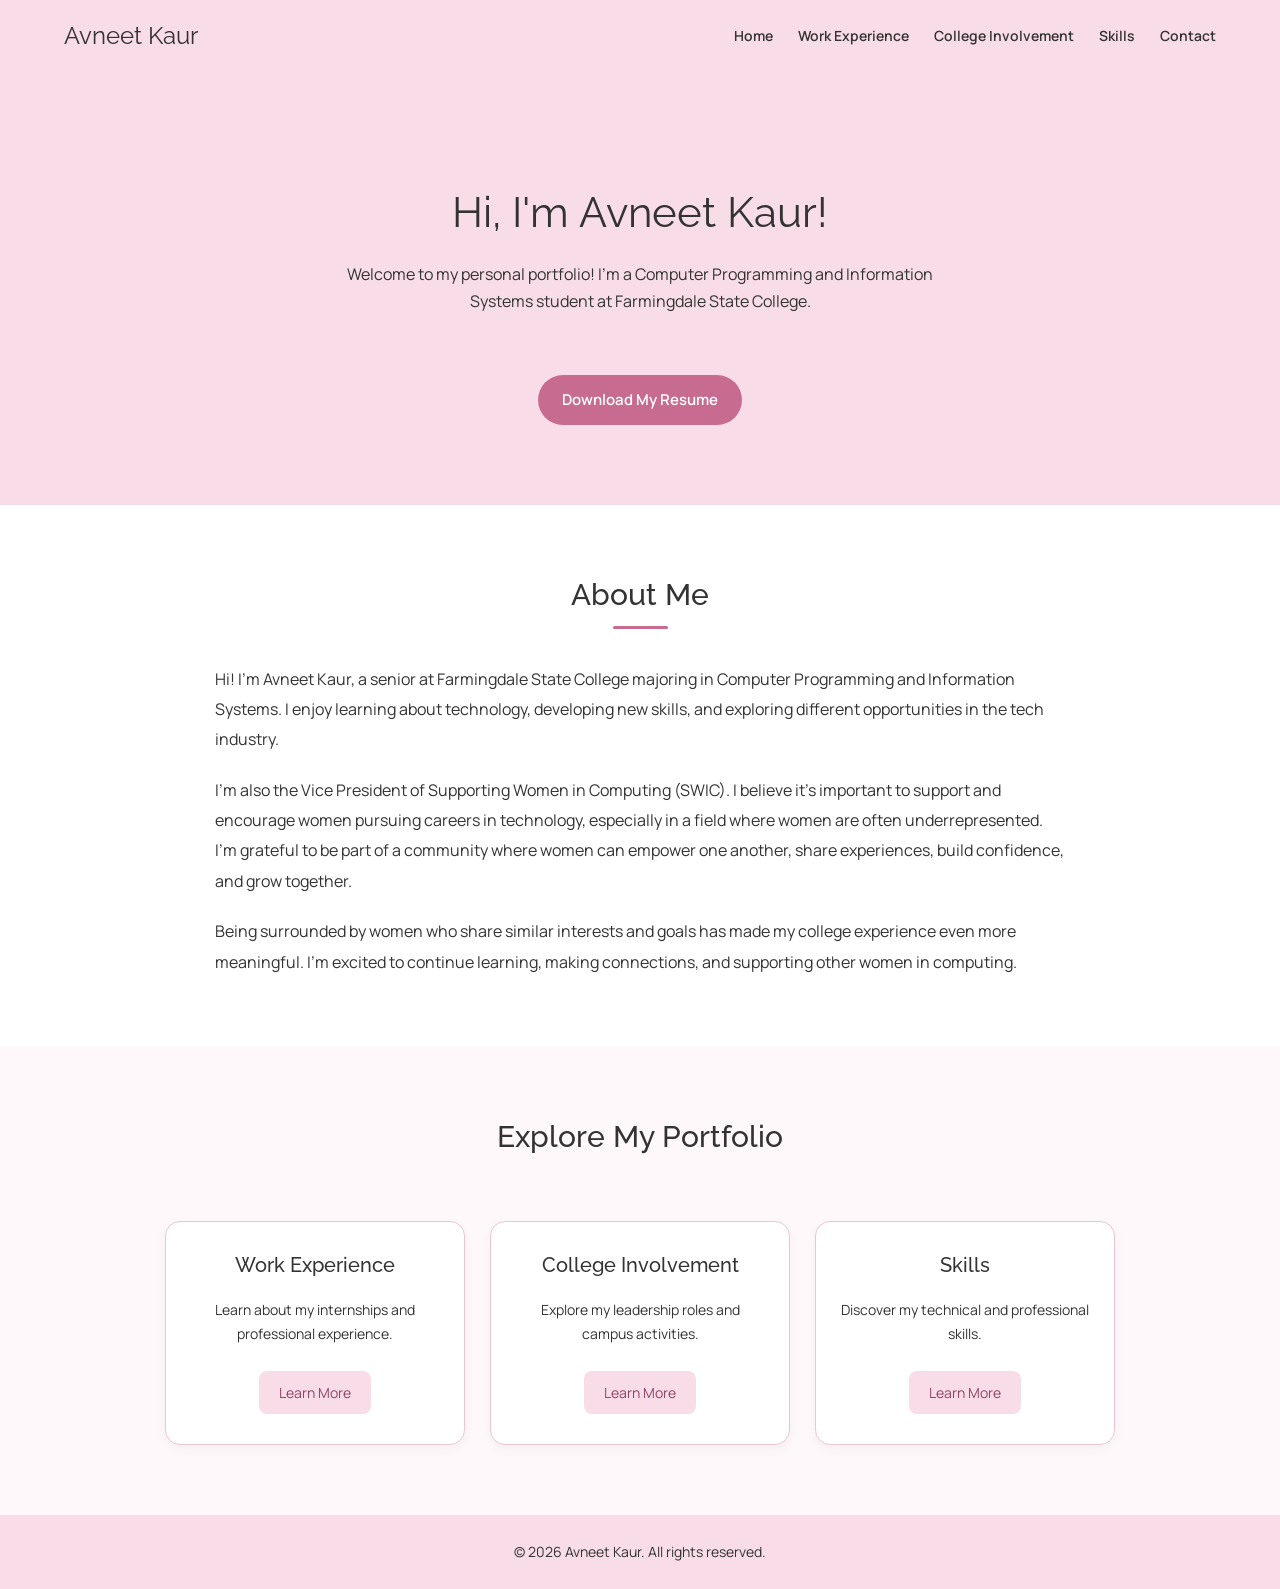
<file: index.html>
<!DOCTYPE html>
<html lang="en">


<head>
  <meta charset="UTF-8">
  <meta name="viewport"
        content="width=device-width, initial-scale=1.0">

  <title>Avneet Kaur | Portfolio</title>

  <!-- Google Fonts -->
  <link rel="preconnect"
        href="https://fonts.googleapis.com">

  <link rel="preconnect"
        href="https://fonts.gstatic.com" crossorigin>

  <link href="https://fonts.googleapis.com/css2?family=Manrope:wght@400;500;600;700&family=Raleway:wght@400;500;600;700&display=swap"
        rel="stylesheet">

  <!-- CSS Stylesheet -->
  <link rel="stylesheet" href="css/style.css">
</head>


<body>

<!-- Header and Navigation -->

<header>
  <nav aria-label="Main navigation">
    <h2>Avneet Kaur</h2>

    <ul>
      <li><a href="index.html">Home</a></li>
      <li><a href="experience.html">Work Experience</a></li>
      <li><a href="involvement.html">College Involvement</a></li>
      <li><a href="skills.html">Skills</a></li>
      <li><a href="contact.html">Contact</a></li>
    </ul>
  </nav>
</header>


<!-- Main Content -->
<main>

  <!-- Welcome Section -->
  <section id="home">
    <h1>Hi, I'm Avneet Kaur!</h1>

    <p>
      Welcome to my personal portfolio!
      I'm a Computer Programming and Information Systems
      student at Farmingdale State College.
    </p>
    <div class="hero-buttons">


      <div class="resume-container">
        <a href="resume/AvneetKaurResume.pdf"
           download="AvneetKaurResume.pdf"
           class="resume-button">
          Download My Resume
        </a>
      </div>

      </a>

  </div>


  </section>

  <!-- About Me Section -->
  <section id="about">
    <h2>About Me</h2>

    <p>
      Hi! I'm Avneet Kaur, a senior at Farmingdale State
      College majoring in Computer Programming and
      Information Systems. I enjoy learning about
      technology, developing new skills, and exploring
      different opportunities in the tech industry.
    </p>

    <p>
      I'm also the Vice President of Supporting Women
      in Computing (SWIC). I believe it's important
      to support and encourage women pursuing careers
      in technology, especially in a field where women
      are often underrepresented. I'm grateful to be
      part of a community where women can empower one
      another, share experiences, build confidence,
      and grow together.
    </p>

    <p>
      Being surrounded by women who share similar
      interests and goals has made my college experience
      even more meaningful. I'm excited to continue
      learning, making connections, and supporting
      other women in computing.
    </p>
  </section>

  <!-- Explore Section -->
  <section id="explore">
    <h2>Explore My Portfolio</h2>

    <article>
      <h3>Work Experience</h3>
      <p>Learn about my internships and professional experience.</p>
      <a href="experience.html">Learn More</a>
    </article>

    <article>
      <h3>College Involvement</h3>
      <p>Explore my leadership roles and campus activities.</p>
      <a href="involvement.html">Learn More</a>
    </article>

    <article>
      <h3>Skills</h3>
      <p>Discover my technical and professional skills.</p>
      <a href="skills.html">Learn More</a>
    </article>
  </section>

</main>

<!-- Footer -->
<footer>
  <p>&copy; 2026 Avneet Kaur. All rights reserved.</p>
</footer>

</body>
</html>
</file>
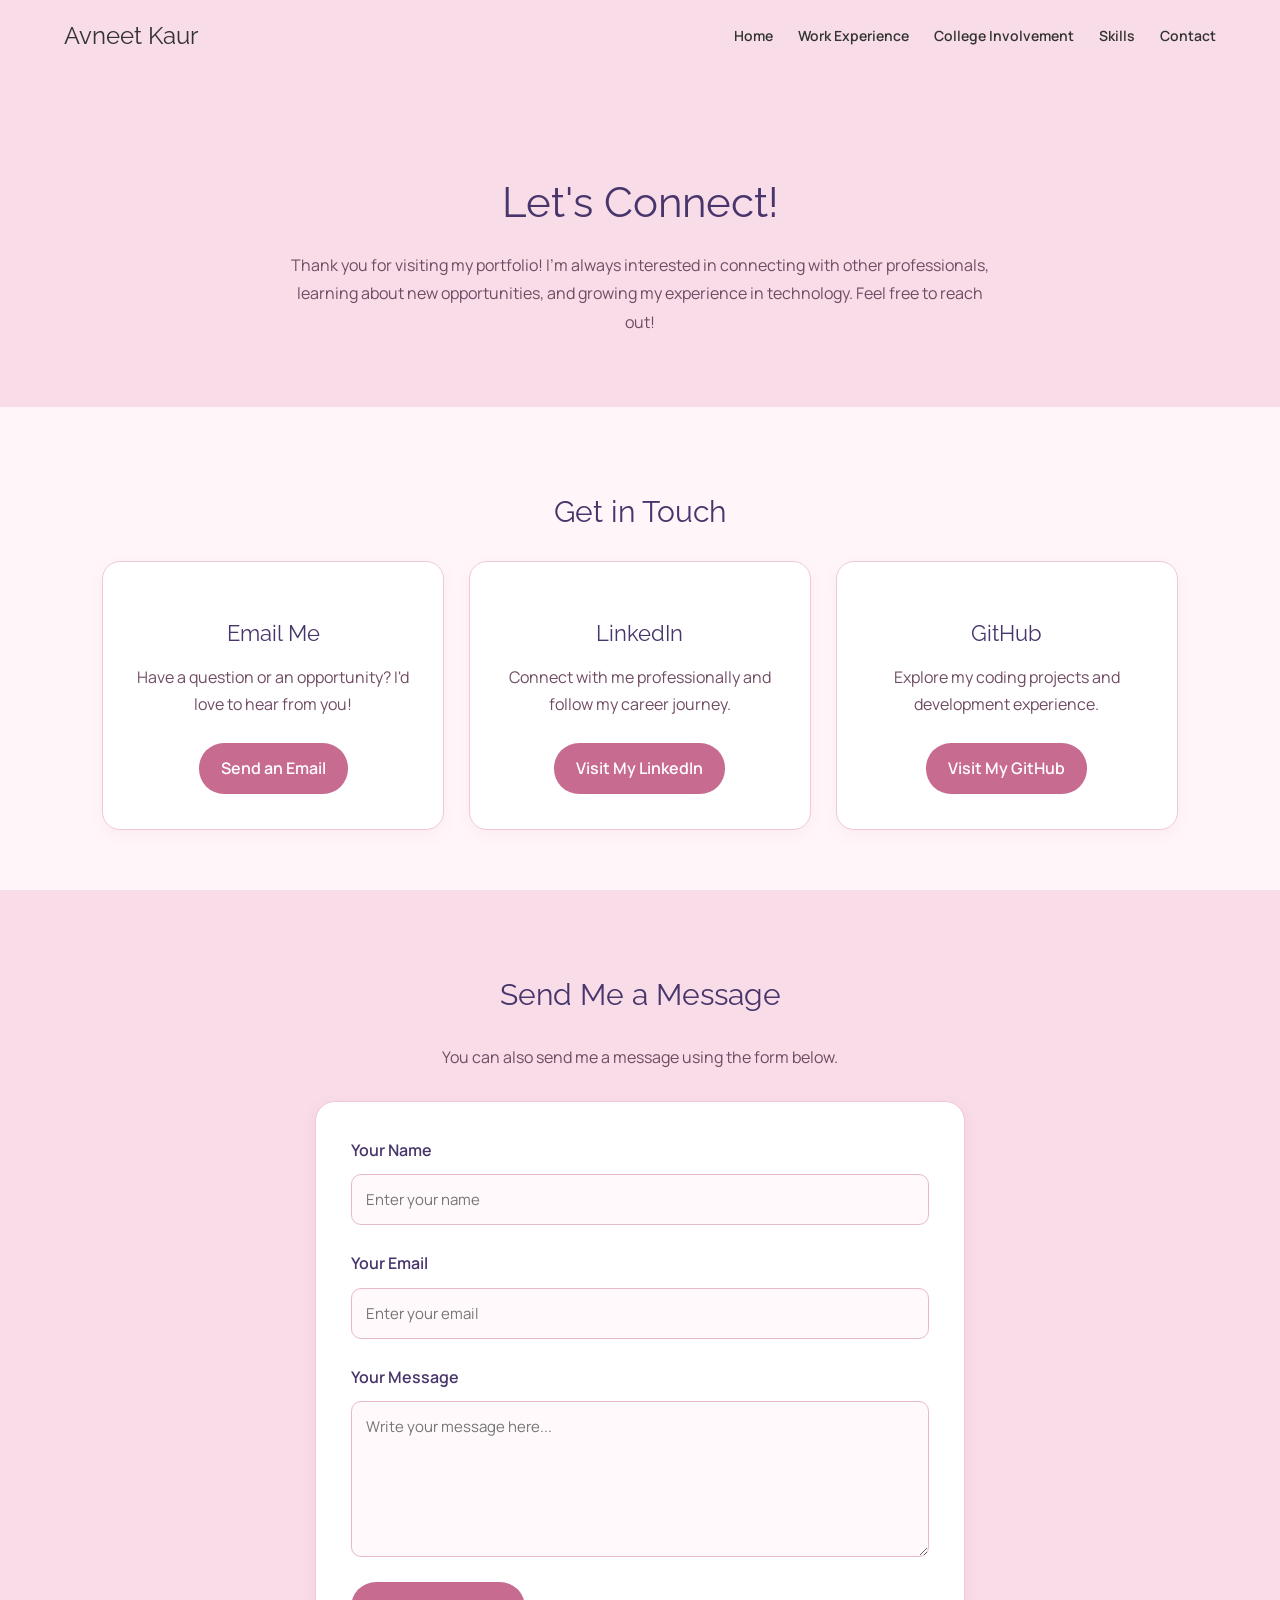
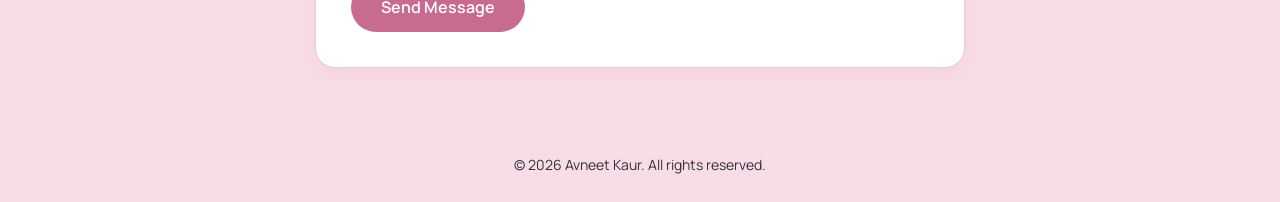
<file: contact.html>
<!DOCTYPE html>
<html lang="en">

<head>
  <meta charset="UTF-8">
  <meta name="viewport"
        content="width=device-width, initial-scale=1.0">

  <title>Contact | Avneet Kaur</title>

  <link rel="preconnect"
        href="https://fonts.googleapis.com">

  <link rel="preconnect"
        href="https://fonts.gstatic.com" crossorigin>

  <link href="https://fonts.googleapis.com/css2?family=Manrope:wght@400;500;600;700&family=Raleway:wght@400;500;600;700&display=swap"
        rel="stylesheet">

  <link rel="stylesheet" href="css/style.css">
</head>

<body>

<!-- Navigation -->
<header>
  <nav aria-label="Main navigation">

    <h2>Avneet Kaur</h2>

    <ul>
      <li><a href="index.html">Home</a></li>

      <li>
        <a href="experience.html">
          Work Experience
        </a>
      </li>

      <li>
        <a href="involvement.html">
          College Involvement
        </a>
      </li>

      <li><a href="skills.html">Skills</a></li>

      <li>
        <a href="contact.html"
           aria-current="page">
          Contact
        </a>
      </li>
    </ul>

  </nav>
</header>

<main>

  <!-- Contact Introduction -->
  <section class="contact-intro">

    <h1>Let's Connect!</h1>

    <p>
      Thank you for visiting my portfolio!
      I'm always interested in connecting
      with other professionals, learning
      about new opportunities, and
      growing my experience in technology.
      Feel free to reach out!
    </p>

  </section>

  <!-- Contact Information -->
  <section class="contact-section">

    <h2>Get in Touch</h2>

    <div class="contact-container">

      <!-- Email -->
      <article class="contact-card">

        <h3>Email Me</h3>

        <p>
          Have a question or an opportunity?
          I'd love to hear from you!
        </p>

        <a href="mailto:avneetk0122@gmail.com">
          Send an Email
        </a>

      </article>

      <!-- LinkedIn -->
      <article class="contact-card">

        <h3>LinkedIn</h3>

        <p>
          Connect with me professionally
          and follow my career journey.
        </p>


        <a href="https://www.linkedin.com/in/avneet-kaur-6198ab2a0/"
           target="_blank"
           rel="noopener noreferrer">
          Visit My LinkedIn
        </a>


      </article>

      <!-- GitHub -->
      <article class="contact-card">

        <h3>GitHub</h3>

        <p>
          Explore my coding projects
          and development experience.
        </p>


        <a href="https://github.com/Avneet-22"
           target="_blank"
           rel="noopener noreferrer">
          Visit My GitHub
        </a>

        </a>

      </article>

    </div>

  </section>

  <!-- Contact Form -->
  <section class="contact-form-section">

    <h2>Send Me a Message</h2>

    <p>
      You can also send me a message
      using the form below.
    </p>

    <form class="contact-form">

      <label for="name">Your Name</label>

      <input type="text"
             id="name"
             name="name"
             placeholder="Enter your name"
             required>

      <label for="email">Your Email</label>

      <input type="email"
             id="email"
             name="email"
             placeholder="Enter your email"
             required>

      <label for="message">Your Message</label>

      <textarea id="message"
                name="message"
                rows="6"
                placeholder="Write your message here..."
                required></textarea>

      <button type="submit">
        Send Message
      </button>

    </form>

  </section>

</main>

<!-- Footer -->
<footer>
  <p>
    &copy; 2026 Avneet Kaur.
    All rights reserved.
  </p>
</footer>

<script src="js/script.js"></script>

</body>
</html>
</file>
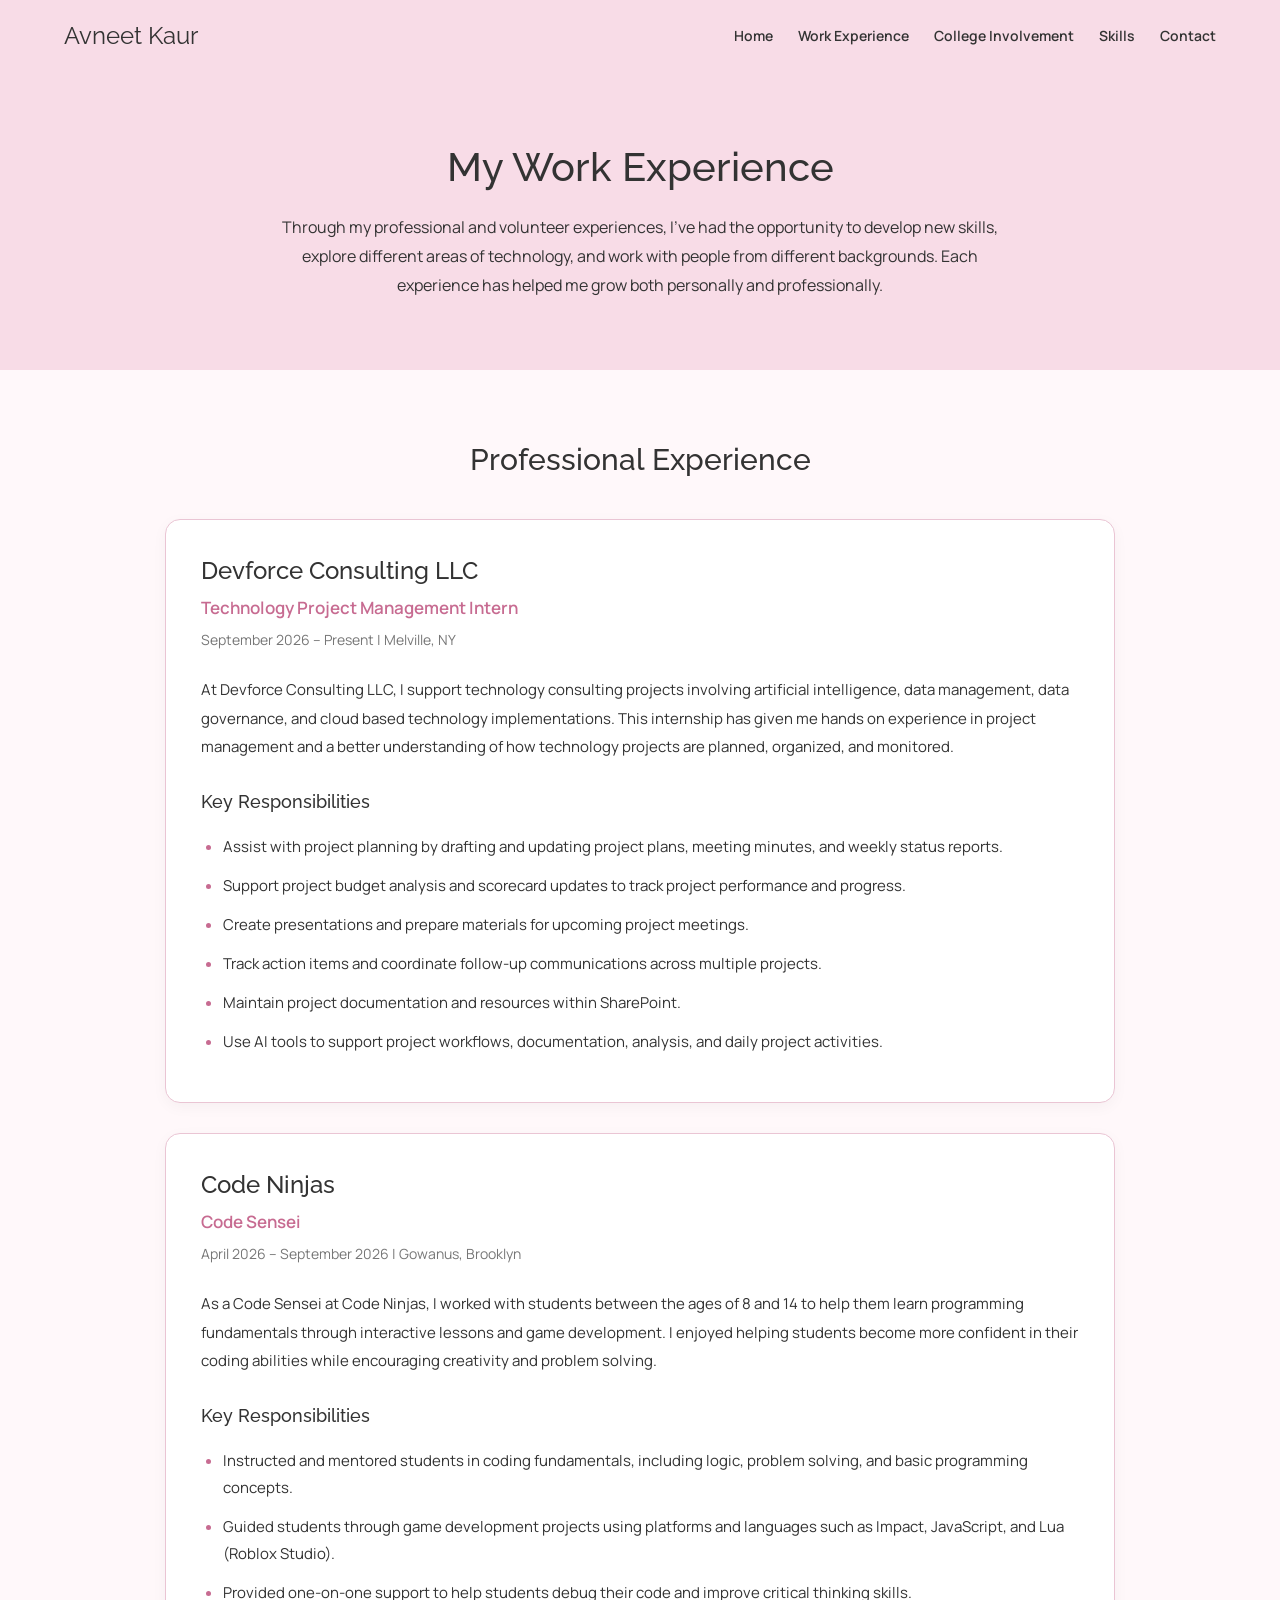
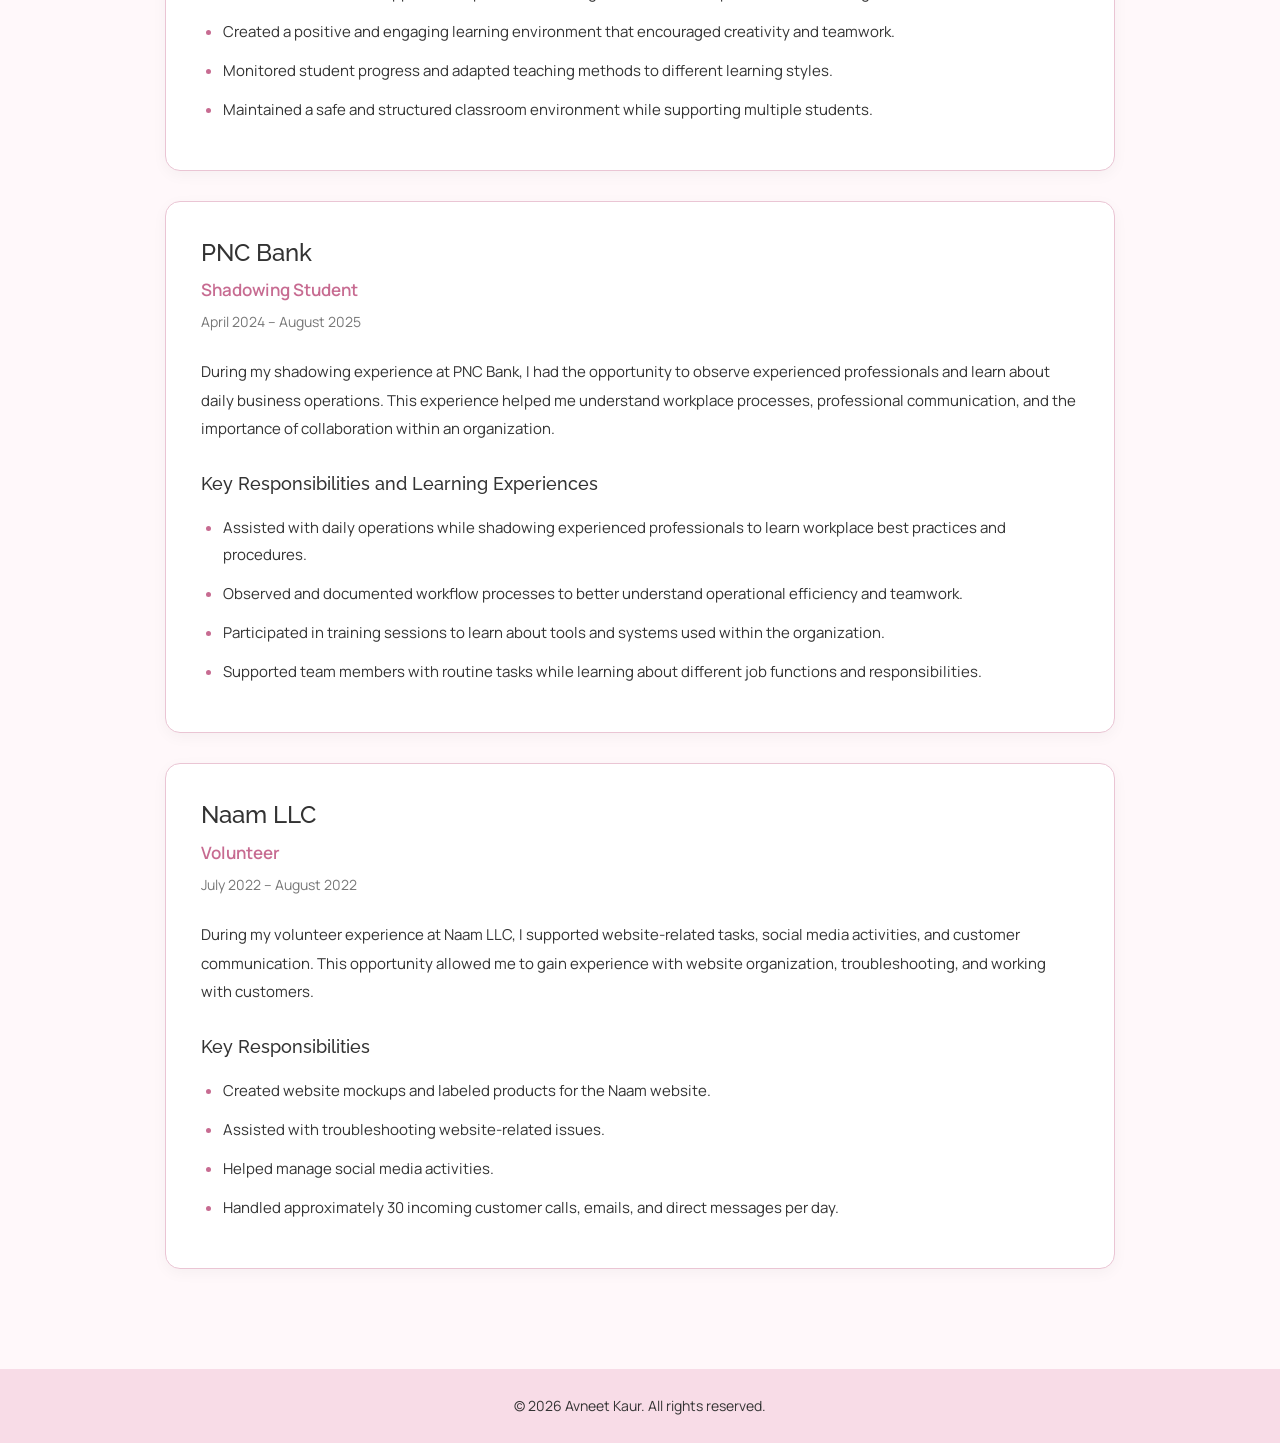
<file: experience.html>
<!DOCTYPE html>
<html lang="en">

<head>
  <meta charset="UTF-8">
  <meta name="viewport"
        content="width=device-width, initial-scale=1.0">

  <meta name="description"
        content="Explore Avneet Kaur's professional experience in technology project management, coding education, business operations, and website support.">

  <title>Work Experience | Avneet Kaur</title>

  <!-- Google Fonts -->
  <link rel="preconnect"
        href="https://fonts.googleapis.com">

  <link rel="preconnect"
        href="https://fonts.gstatic.com" crossorigin>

  <link href="https://fonts.googleapis.com/css2?family=Manrope:wght@400;500;600;700&family=Raleway:wght@400;500;600;700&display=swap"
        rel="stylesheet">

  <!-- CSS -->
  <link rel="stylesheet" href="css/style.css">
</head>

<body>

<!-- Header and Navigation -->
<header>
  <nav aria-label="Main navigation">

    <h2>Avneet Kaur</h2>

    <ul>
      <li>
        <a href="index.html">Home</a>
      </li>

      <li>
        <a href="experience.html" aria-current="page">
          Work Experience
        </a>
      </li>

      <li>
        <a href="involvement.html">
          College Involvement
        </a>
      </li>

      <li>
        <a href="skills.html">Skills</a>
      </li>

      <li>
        <a href="contact.html">Contact</a>
      </li>
    </ul>

  </nav>
</header>

<main>

  <!-- Page Introduction -->
  <section class="page-intro">

    <h1>My Work Experience</h1>

    <p>
      Through my professional and volunteer experiences,
      I've had the opportunity to develop new skills,
      explore different areas of technology, and work
      with people from different backgrounds. Each
      experience has helped me grow both personally
      and professionally.
    </p>

  </section>

  <!-- Professional Experience -->
  <section class="experience-section"
           aria-labelledby="experience-heading">

    <h2 id="experience-heading">
      Professional Experience
    </h2>

    <!-- Devforce Consulting LLC -->
    <article class="experience-card">

      <h3>Devforce Consulting LLC</h3>

      <p class="job-title">
        Technology Project Management Intern
      </p>

      <p class="job-date">
        September 2026 – Present | Melville, NY
      </p>

      <p>
        At Devforce Consulting LLC, I support
        technology consulting projects involving
        artificial intelligence, data management,
        data governance, and cloud based technology
        implementations. This internship has
        given me hands on experience in project
        management and a better understanding
        of how technology projects are planned,
        organized, and monitored.
      </p>

      <h4>Key Responsibilities</h4>

      <ul>
        <li>
          Assist with project planning by drafting
          and updating project plans, meeting
          minutes, and weekly status reports.
        </li>

        <li>
          Support project budget analysis and
          scorecard updates to track project
          performance and progress.
        </li>

        <li>
          Create presentations and prepare
          materials for upcoming project meetings.
        </li>

        <li>
          Track action items and coordinate
          follow-up communications across
          multiple projects.
        </li>

        <li>
          Maintain project documentation and
          resources within SharePoint.
        </li>

        <li>
          Use AI tools to support project
          workflows, documentation, analysis,
          and daily project activities.
        </li>
      </ul>

    </article>

    <!-- Code Ninjas -->
    <article class="experience-card">

      <h3>Code Ninjas</h3>

      <p class="job-title">
        Code Sensei
      </p>

      <p class="job-date">
        April 2026 – September 2026 |
        Gowanus, Brooklyn
      </p>

      <p>
        As a Code Sensei at Code Ninjas, I worked
        with students between the ages of 8 and 14
        to help them learn programming fundamentals
        through interactive lessons and game
        development. I enjoyed helping students
        become more confident in their coding
        abilities while encouraging creativity
        and problem solving.
      </p>

      <h4>Key Responsibilities</h4>

      <ul>
        <li>
          Instructed and mentored students
          in coding fundamentals, including
          logic, problem solving, and basic
          programming concepts.
        </li>

        <li>
          Guided students through game development
          projects using platforms and languages
          such as Impact, JavaScript, and
          Lua (Roblox Studio).
        </li>

        <li>
          Provided one-on-one support to help
          students debug their code and improve
          critical thinking skills.
        </li>

        <li>
          Created a positive and engaging
          learning environment that encouraged
          creativity and teamwork.
        </li>

        <li>
          Monitored student progress and
          adapted teaching methods to different
          learning styles.
        </li>

        <li>
          Maintained a safe and structured
          classroom environment while
          supporting multiple students.
        </li>
      </ul>

    </article>

    <!-- PNC Bank -->
    <article class="experience-card">

      <h3>PNC Bank</h3>

      <p class="job-title">
        Shadowing Student
      </p>

      <p class="job-date">
        April 2024 – August 2025
      </p>

      <p>
        During my shadowing experience at PNC Bank,
        I had the opportunity to observe experienced
        professionals and learn about daily business
        operations. This experience helped me
        understand workplace processes, professional
        communication, and the importance of
        collaboration within an organization.
      </p>

      <h4>Key Responsibilities and Learning Experiences</h4>

      <ul>
        <li>
          Assisted with daily operations while
          shadowing experienced professionals
          to learn workplace best practices
          and procedures.
        </li>

        <li>
          Observed and documented workflow
          processes to better understand
          operational efficiency and teamwork.
        </li>

        <li>
          Participated in training sessions
          to learn about tools and systems
          used within the organization.
        </li>

        <li>
          Supported team members with routine
          tasks while learning about different
          job functions and responsibilities.
        </li>
      </ul>

    </article>

    <!-- Naam LLC -->
    <article class="experience-card">

      <h3>Naam LLC</h3>

      <p class="job-title">
        Volunteer
      </p>

      <p class="job-date">
        July 2022 – August 2022
      </p>

      <p>
        During my volunteer experience at Naam LLC,
        I supported website-related tasks, social
        media activities, and customer communication.
        This opportunity allowed me to gain
        experience with website organization,
        troubleshooting, and working with customers.
      </p>

      <h4>Key Responsibilities</h4>

      <ul>
        <li>
          Created website mockups and labeled
          products for the Naam website.
        </li>

        <li>
          Assisted with troubleshooting
          website-related issues.
        </li>

        <li>
          Helped manage social media activities.
        </li>

        <li>
          Handled approximately 30 incoming
          customer calls, emails, and direct
          messages per day.
        </li>
      </ul>

    </article>

  </section>

</main>

<!-- Footer -->
<footer>
  <p>
    &copy; 2026 Avneet Kaur. All rights reserved.
  </p>
</footer>

</body>
</html>
</file>
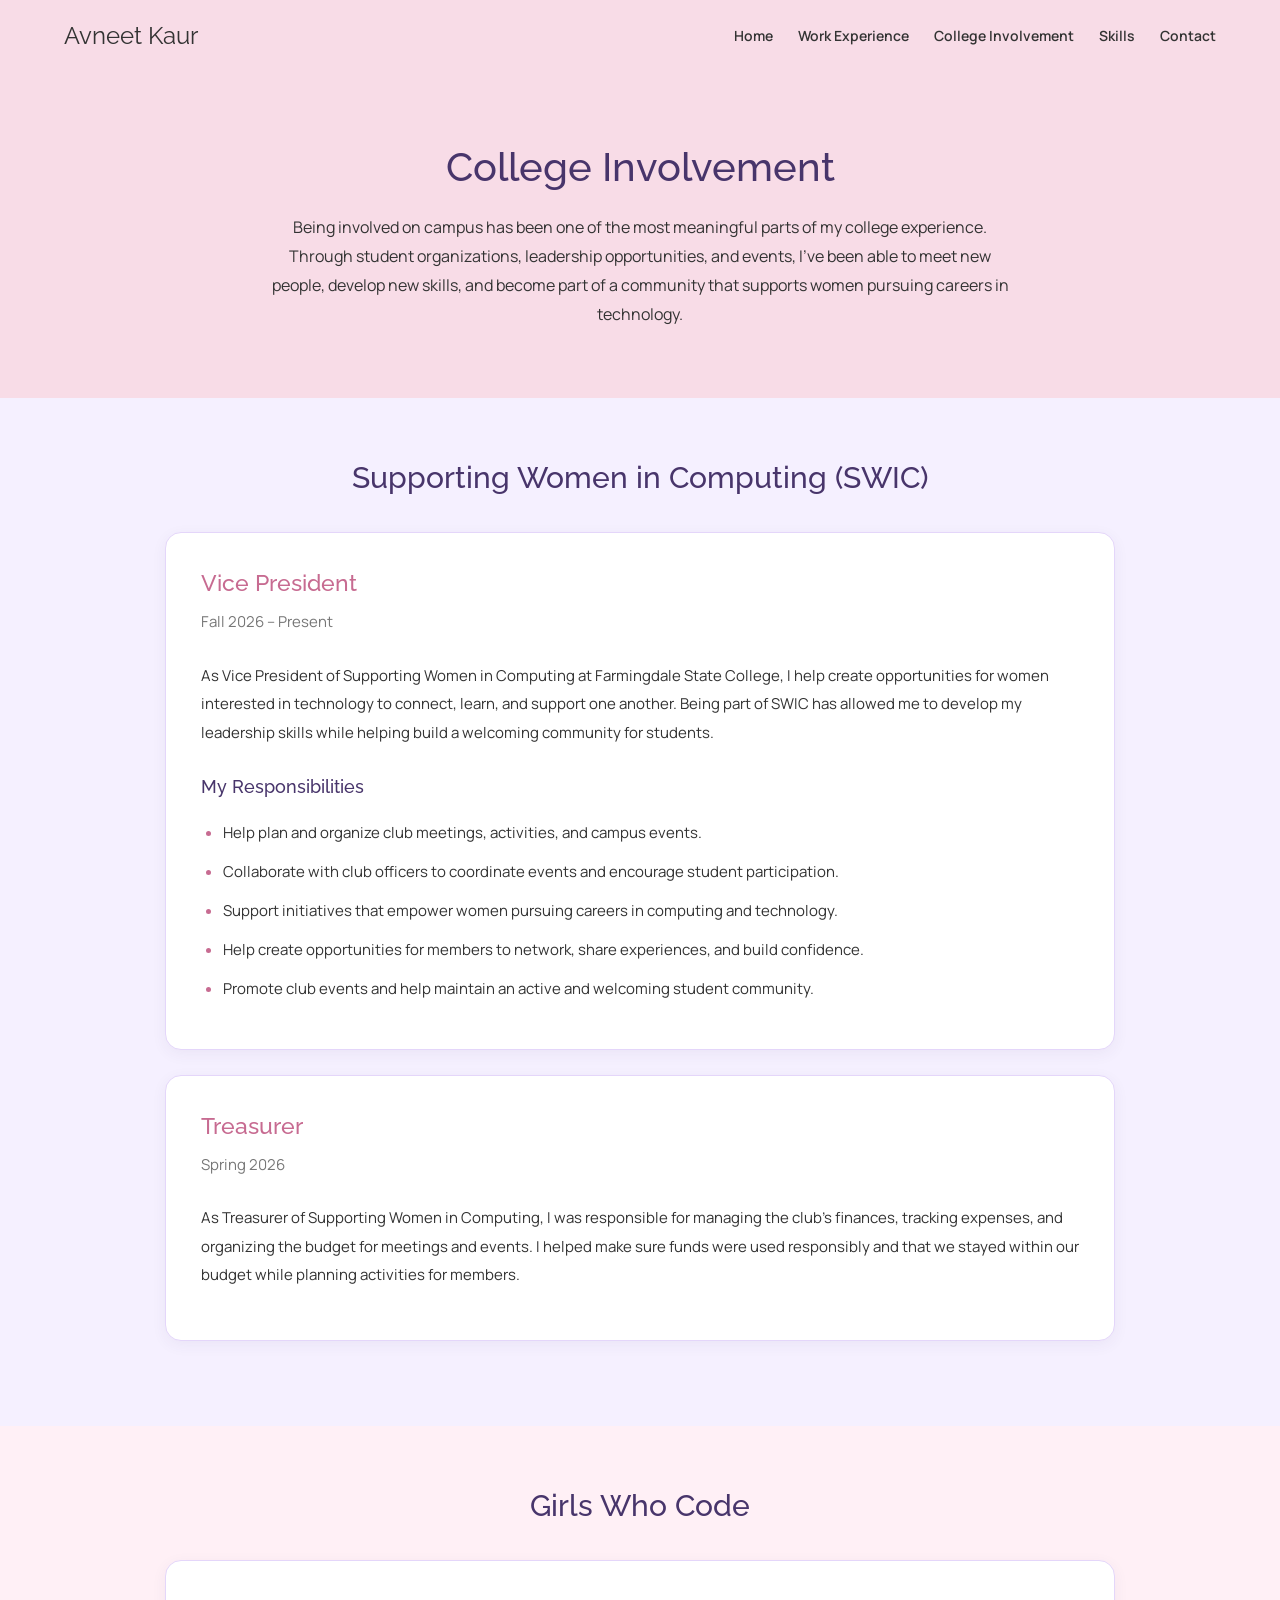
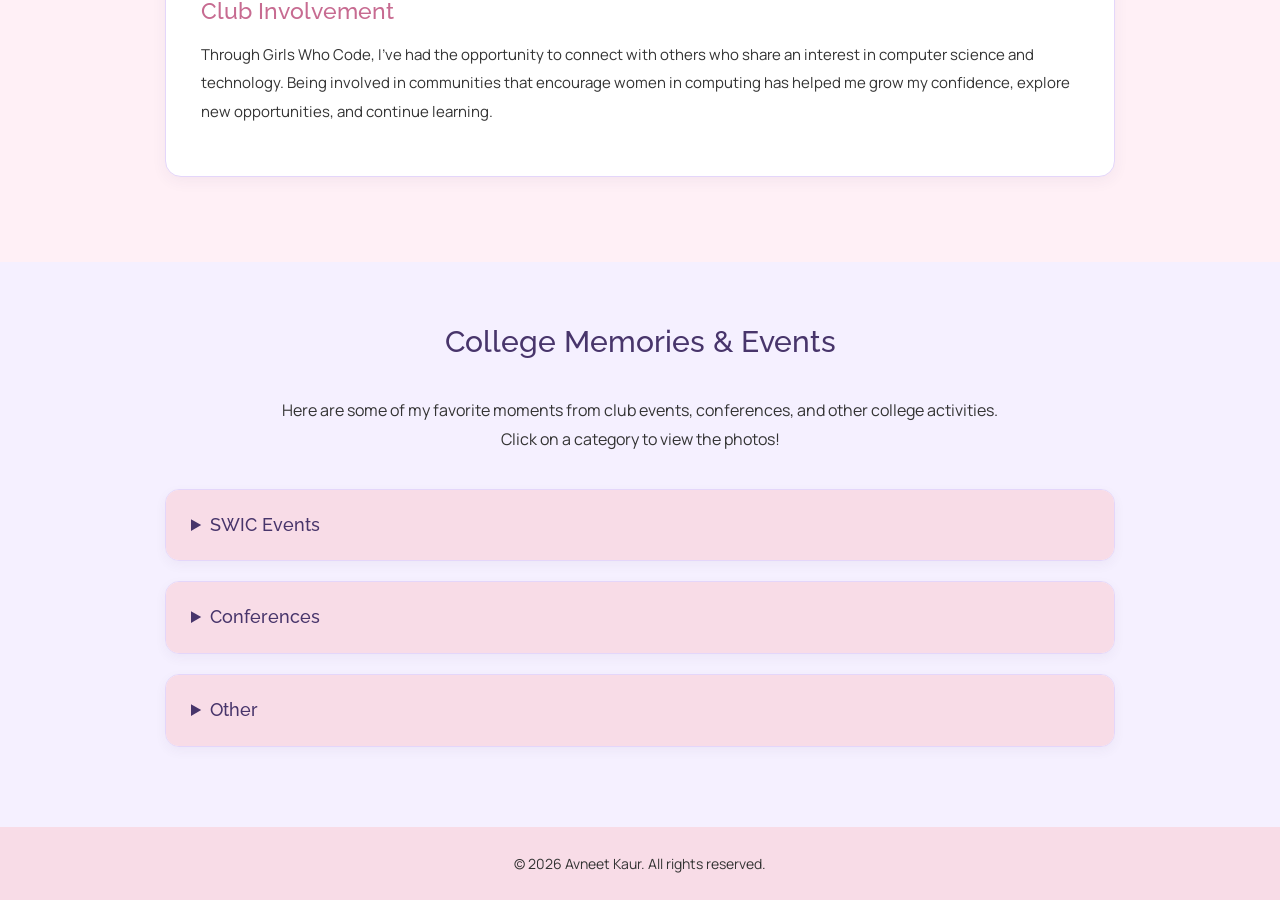
<file: involvement.html>
<!DOCTYPE html>
<html lang="en">

<head>
  <meta charset="UTF-8">
  <meta name="viewport"
        content="width=device-width, initial-scale=1.0">

  <meta name="description"
        content="Explore Avneet Kaur's college involvement, leadership roles, and campus activities.">

  <title>College Involvement | Avneet Kaur</title>

  <!-- Google Fonts -->
  <link rel="preconnect"
        href="https://fonts.googleapis.com">

  <link rel="preconnect"
        href="https://fonts.gstatic.com" crossorigin>

  <link href="https://fonts.googleapis.com/css2?family=Manrope:wght@400;500;600;700&family=Raleway:wght@400;500;600;700&display=swap"
        rel="stylesheet">

  <!-- CSS -->
  <link rel="stylesheet" href="css/style.css">
</head>

<body>

<!-- Header and Navigation -->
<header>
  <nav aria-label="Main navigation">

    <h2>Avneet Kaur</h2>

    <ul>
      <li><a href="index.html">Home</a></li>

      <li>
        <a href="experience.html">
          Work Experience
        </a>
      </li>

      <li>
        <a href="involvement.html"
           aria-current="page">
          College Involvement
        </a>
      </li>

      <li><a href="skills.html">Skills</a></li>

      <li><a href="contact.html">Contact</a></li>
    </ul>

  </nav>
</header>

<main>

  <!-- College Involvement Introduction -->
  <section class="page-intro">

    <h1>College Involvement</h1>

    <p>
      Being involved on campus has been one of
      the most meaningful parts of my college
      experience. Through student organizations,
      leadership opportunities, and events,
      I've been able to meet new people,
      develop new skills, and become part
      of a community that supports women
      pursuing careers in technology.
    </p>

  </section>


  <!-- Supporting Women in Computing -->
  <section class="involvement-section"
           aria-labelledby="swic-heading">

    <h2 id="swic-heading">
      Supporting Women in Computing (SWIC)
    </h2>

    <!-- Vice President -->
    <article class="involvement-card">

      <h3>Vice President</h3>

      <p class="job-date">
        Fall 2026 – Present
      </p>

      <p>
        As Vice President of Supporting Women in
        Computing at Farmingdale State College,
        I help create opportunities for women
        interested in technology to connect,
        learn, and support one another.
        Being part of SWIC has allowed me
        to develop my leadership skills while
        helping build a welcoming community
        for students.
      </p>

      <h4>My Responsibilities</h4>

      <ul>
        <li>
          Help plan and organize club meetings,
          activities, and campus events.
        </li>

        <li>
          Collaborate with club officers
          to coordinate events and
          encourage student participation.
        </li>

        <li>
          Support initiatives that empower
          women pursuing careers in
          computing and technology.
        </li>

        <li>
          Help create opportunities for
          members to network, share
          experiences, and build confidence.
        </li>

        <li>
          Promote club events and help
          maintain an active and welcoming
          student community.
        </li>
      </ul>

    </article>


    <!-- Treasurer -->
    <article class="involvement-card">

      <h3>Treasurer</h3>

      <p class="job-date">
        Spring 2026
      </p>

      <p>
        As Treasurer of Supporting Women in
        Computing, I was responsible for
        managing the club's finances,
        tracking expenses, and organizing
        the budget for meetings and events.
        I helped make sure funds were used
        responsibly and that we stayed
        within our budget while planning
        activities for members.
      </p>

    </article>

  </section>


  <!-- Girls Who Code -->
  <section class="involvement-section"
           aria-labelledby="gwc-heading">

    <h2 id="gwc-heading">
      Girls Who Code
    </h2>

    <article class="involvement-card">

      <h3>Club Involvement</h3>

      <p>
        Through Girls Who Code, I've had
        the opportunity to connect with
        others who share an interest in
        computer science and technology.
        Being involved in communities
        that encourage women in computing
        has helped me grow my confidence,
        explore new opportunities, and
        continue learning.
      </p>

    </article>

  </section>


  <!-- College Photo Gallery -->
  <section class="involvement-section"
           aria-labelledby="gallery-heading">

    <h2 id="gallery-heading">
      College Memories & Events
    </h2>

    <p class="gallery-intro">
      Here are some of my favorite moments
      from club events, conferences, and
      other college activities.
      Click on a category to view the photos!
    </p>




    <!-- SWIC Events -->
    <details class="photo-accordion">
      <summary>SWIC Events</summary>


      <div class="photo-gallery swic-gallery">

        <img src="img/Photos/SWIC Photos/swic1.jpg" /><img>


        <img src="img/Photos/SWIC Photos/swic2.JPG" /><img>


        <img src="img/Photos/SWIC Photos/swic3.JPG" /><img>


        <img src="img/Photos/SWIC Photos/swic4.JPG"/>

      </div>

    </details>

    <!-- Conferences -->
    <details class="photo-accordion">
      <summary>Conferences</summary>

      <div class="photo-gallery">


        <img src="img/Photos/Conference Photos/conference1.jpg" height="4032" width="3024"/><img

        <img src="img/Photos/Conference Photos/conference2.jpg" height="4284" width="5712"/><img

        <img src="img/Photos/Conference Photos/conference3.jpg" height="4284" width="5712"/>

      </div>
    </details>




    <!-- Other -->

    <details class="photo-accordion">

      <summary>Other</summary>

      <div class="photo-gallery">


        <img src="img/Photos/Other Photos/other1.jpg" height="3024" width="4032"/>


        <img src="img/Photos/Other Photos/other2.jpg" height="4284" width="5712"/>


        <img src="img/Photos/Other Photos/other3.JPG" height="3648" width="5472"/>



      </div>

    </details>



  </section>

</main>


<!-- Footer -->
<footer>

  <p>
    &copy; 2026 Avneet Kaur.
    All rights reserved.
  </p>

</footer>

</body>
</html>
</file>
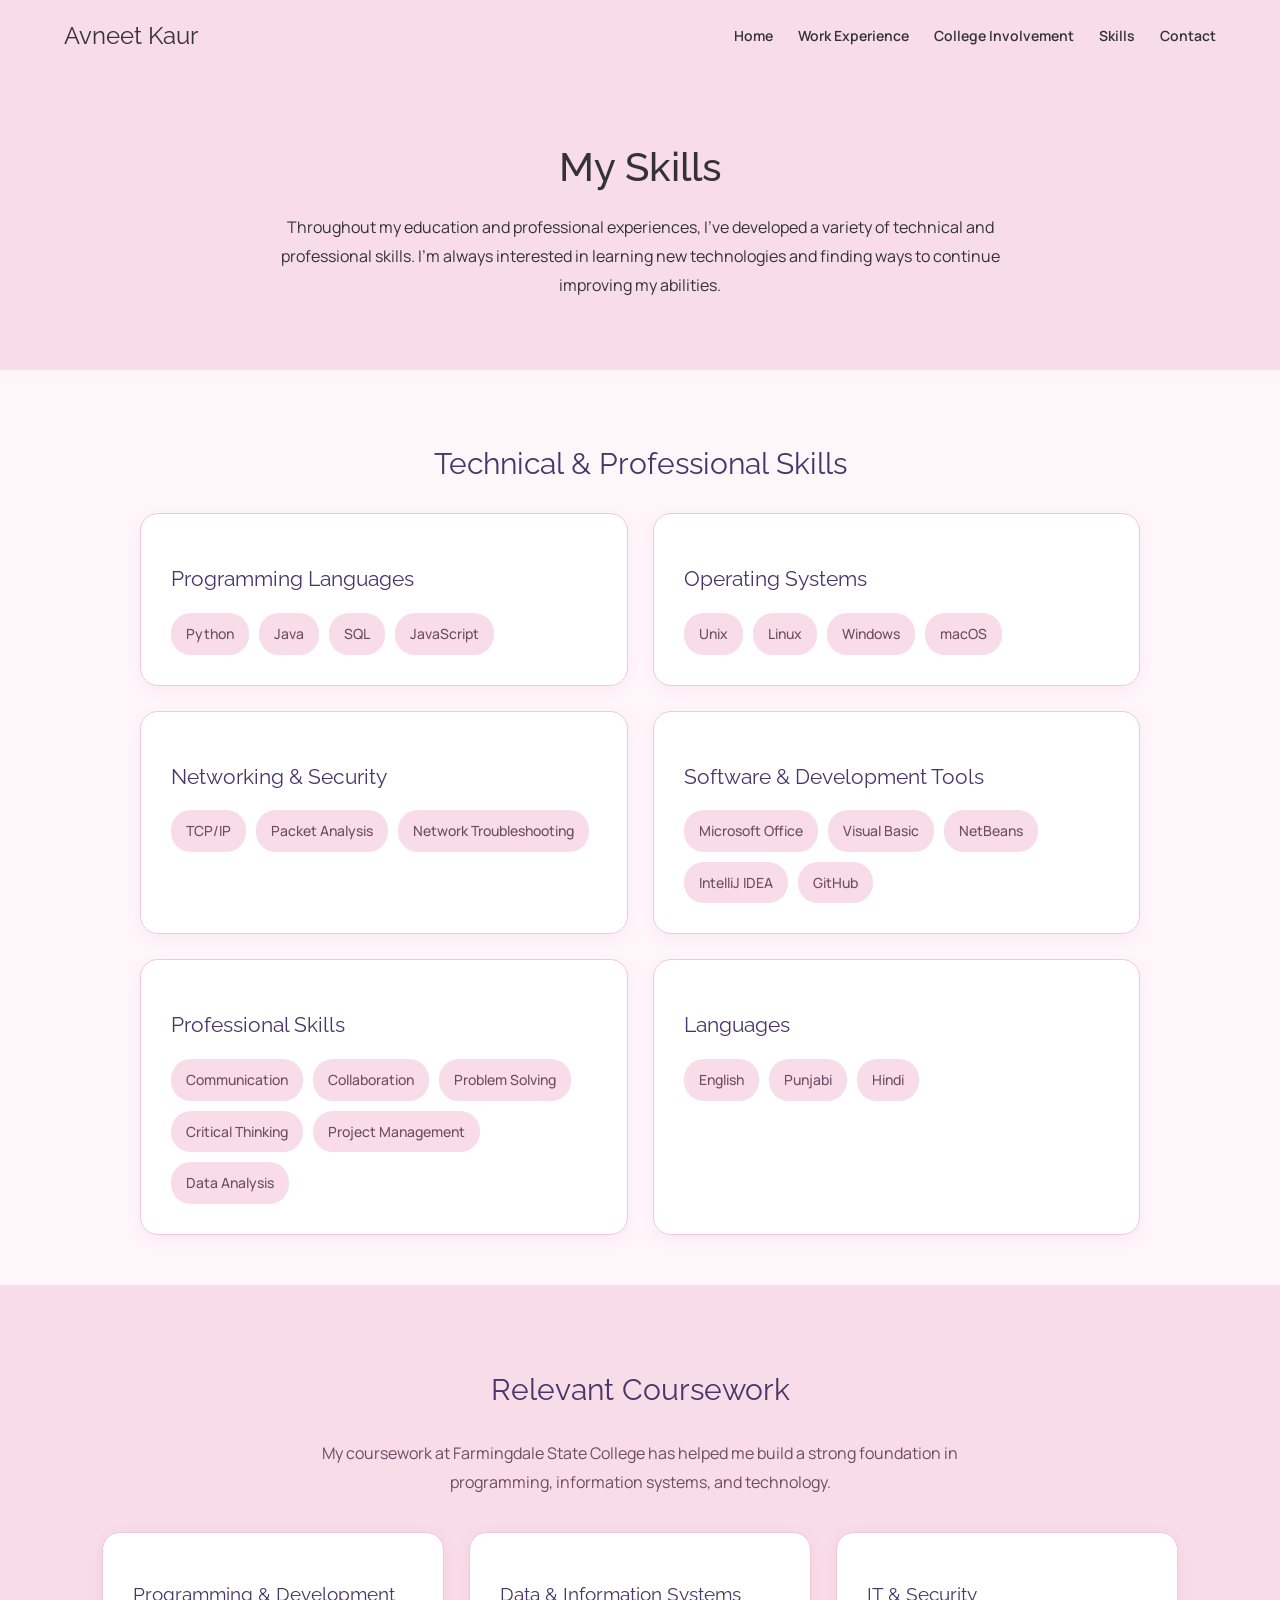
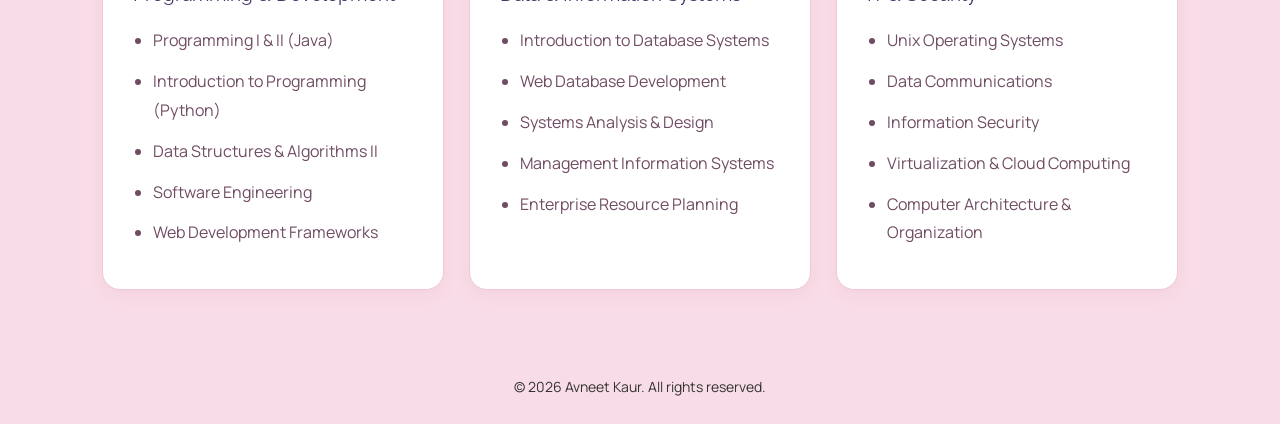
<file: skills.html>
<!DOCTYPE html>
<html lang="en">

<head>
  <meta charset="UTF-8">
  <meta name="viewport"
        content="width=device-width, initial-scale=1.0">

  <meta name="description"
        content="Explore Avneet Kaur's technical and professional skills.">

  <title>Skills | Avneet Kaur</title>

  <!-- Google Fonts -->
  <link rel="preconnect"
        href="https://fonts.googleapis.com">

  <link rel="preconnect"
        href="https://fonts.gstatic.com" crossorigin>

  <link href="https://fonts.googleapis.com/css2?family=Manrope:wght@400;500;600;700&family=Raleway:wght@400;500;600;700&display=swap"
        rel="stylesheet">

  <!-- CSS -->
  <link rel="stylesheet" href="css/style.css">
</head>

<body>

<!-- Header and Navigation -->
<header>
  <nav aria-label="Main navigation">

    <h2>Avneet Kaur</h2>

    <ul>
      <li><a href="index.html">Home</a></li>

      <li>
        <a href="experience.html">
          Work Experience
        </a>
      </li>

      <li>
        <a href="involvement.html">
          College Involvement
        </a>
      </li>

      <li>
        <a href="skills.html"
           aria-current="page">
          Skills
        </a>
      </li>

      <li><a href="contact.html">Contact</a></li>
    </ul>

  </nav>
</header>

<main>

  <!-- Skills Introduction -->
  <section class="page-intro">

    <h1>My Skills</h1>

    <p>
      Throughout my education and professional
      experiences, I've developed a variety of
      technical and professional skills.
      I'm always interested in learning
      new technologies and finding ways
      to continue improving my abilities.
    </p>

  </section>


  <!-- Skills Categories -->
  <section class="skills-section" aria-labelledby="skills-heading">

    <h2 id="skills-heading">
      Technical & Professional Skills
    </h2>

    <div class="skills-container">

      <!-- Programming Languages -->
      <article class="skill-card">
        <h3>Programming Languages</h3>

        <div class="skill-list">
          <span>Python</span>
          <span>Java</span>
          <span>SQL</span>
          <span>JavaScript</span>
        </div>
      </article>

      <!-- Operating Systems -->
      <article class="skill-card">
        <h3>Operating Systems</h3>

        <div class="skill-list">
          <span>Unix</span>
          <span>Linux</span>
          <span>Windows</span>
          <span>macOS</span>
        </div>
      </article>

      <!-- Networking & Security -->
      <article class="skill-card">
        <h3>Networking & Security</h3>

        <div class="skill-list">
          <span>TCP/IP</span>
          <span>Packet Analysis</span>
          <span>Network Troubleshooting</span>
        </div>
      </article>

      <!-- Software & Development Tools -->
      <article class="skill-card">
        <h3>Software & Development Tools</h3>

        <div class="skill-list">
          <span>Microsoft Office</span>
          <span>Visual Basic</span>
          <span>NetBeans</span>
          <span>IntelliJ IDEA</span>
          <span>GitHub</span>
        </div>
      </article>

      <!-- Professional Skills -->
      <article class="skill-card">
        <h3>Professional Skills</h3>

        <div class="skill-list">
          <span>Communication</span>
          <span>Collaboration</span>
          <span>Problem Solving</span>
          <span>Critical Thinking</span>
          <span>Project Management</span>
          <span>Data Analysis</span>
        </div>
      </article>

      <!-- Languages -->
      <article class="skill-card">
        <h3>Languages</h3>

        <div class="skill-list">
          <span>English</span>
          <span>Punjabi</span>
          <span>Hindi</span>
        </div>
      </article>

    </div>

  </section>

  <!-- Relevant Coursework -->
  <section class="coursework-section"
           aria-labelledby="coursework-heading">

    <h2 id="coursework-heading">
      Relevant Coursework
    </h2>

    <p>
      My coursework at Farmingdale State College has
      helped me build a strong foundation in programming,
      information systems, and technology.
    </p>

    <div class="coursework-container">

      <div class="coursework-card">
        <h3>Programming & Development</h3>
        <ul>
          <li>Programming I & II (Java)</li>
          <li>Introduction to Programming (Python)</li>
          <li>Data Structures & Algorithms II</li>
          <li>Software Engineering</li>
          <li>Web Development Frameworks</li>
        </ul>
      </div>

      <div class="coursework-card">
        <h3>Data & Information Systems</h3>
        <ul>
          <li>Introduction to Database Systems</li>
          <li>Web Database Development</li>
          <li>Systems Analysis & Design</li>
          <li>Management Information Systems</li>
          <li>Enterprise Resource Planning</li>
        </ul>
      </div>

      <div class="coursework-card">
        <h3>IT & Security</h3>
        <ul>
          <li>Unix Operating Systems</li>
          <li>Data Communications</li>
          <li>Information Security</li>
          <li>Virtualization & Cloud Computing</li>
          <li>Computer Architecture & Organization</li>
        </ul>
      </div>

    </div>

  </section>


</main>

<!-- Footer -->
<footer>
  <p>
    &copy; 2026 Avneet Kaur.
    All rights reserved.
  </p>
</footer>

</body>
</html>
</file>
<file: css/style.css>
/* Website Colors and Fonts */
:root {
  --soft-pink: #F8DCE7;
  --dusty-rose: #C76B91;
  --white: #FFFFFF;
  --charcoal: #333333;
}

/* General Website Styling */
* {
  box-sizing: border-box;
}

html {
  scroll-behavior: smooth;
}

body {
  margin: 0;
  background-color: var(--white);
  color: var(--charcoal);
  font-family: 'Manrope', sans-serif;
  font-size: 16px;
  line-height: 1.7;
}

/* Headings */
h1, h2, h3 {
  font-family: 'Raleway', sans-serif;
  line-height: 1.3;
  font-weight: 400;
}


h1 {
  font-size: 42px;
}

h2 {
  font-size: 30px;
}

h3 {
  font-size: 22px;
}

/* Links */
a {
  color: var(--dusty-rose);
  text-decoration: none;
}

a:hover {
  text-decoration: underline;
}

/* Images */
img {
  max-width: 100%;
  height: auto;
}

/* Header and Navigation */
header {
  background-color: var(--soft-pink);
  padding: 20px 5%;
}

nav {
  display: flex;
  justify-content: space-between;
  align-items: center;
  gap: 20px;
  flex-wrap: wrap;
}

nav h2 {
  font-size: 24px;
  margin: 0;
  color: var(--charcoal);
}

nav ul {
  display: flex;
  flex-wrap: wrap;
  gap: 25px;
  list-style: none;
  margin: 0;
  padding: 0;
}

nav a {
  color: var(--charcoal);
  font-weight: 600;
  font-size: 14px;
  transition: color 0.3s ease;
}

nav a:hover {
  color: #914467;
  text-decoration: underline;
}


/* Homepage Welcome Section */
#home {
  background-color: var(--soft-pink);
  padding: 80px 8%;
  text-align: center;
}

#home h1 {
  font-size: 42px;
  font-weight: 400;
  margin-bottom: 20px;
}

#home p {
  max-width: 650px;
  margin: 0 auto 30px;
  font-size: 16px;
}

/* Homepage Buttons */
.hero-buttons {
  display: flex;
  justify-content: center;
  flex-wrap: wrap;
  gap: 15px;
}

.btn {
  display: inline-block;
  padding: 12px 24px;
  border-radius: 8px;
  font-family: 'Manrope', sans-serif;
  font-size: 14px;
  font-weight: 400;
  transition: background-color 0.3s ease;
}

/* Main Pink Button */
.btn-primary {
  background-color: var(--dusty-rose);
  color: var(--white);
}

.btn-primary:hover {
  background-color: #914467;
  color: var(--white);
  text-decoration: none;
}

/* Secondary Buttons */
.btn-secondary {
  background-color: var(--white);
  color: #914467;
  border: 1px solid var(--dusty-rose);
}

.btn-secondary:hover {
  background-color: #FBE7EF;
  text-decoration: none;
}


/* About Me Section */
#about {
  background-color: var(--white);
  padding: 70px 8%;
}

#about h2 {
  text-align: center;
  font-size: 30px;
  font-weight: 500;
  margin: 0 0 35px;
}

/* Pink line underneath the heading */
#about h2::after {
  content: "";
  display: block;
  width: 55px;
  height: 3px;
  background-color: var(--dusty-rose);
  margin: 12px auto 0;
  border-radius: 3px;
}

/* About Me Paragraphs */
#about p {
  max-width: 850px;
  margin: 0 auto 20px;
  font-size: 16px;
  line-height: 1.9;
}

#about p:last-child {
  margin-bottom: 0;
}

/* Explore My Portfolio Section */
#explore {
  background-color: #FFF8FA;
  padding: 70px 8%;
  text-align: center;
}

#explore h2 {
  font-size: 30px;
  font-weight: 500;
  margin: 0 0 40px;
}

/* Portfolio Cards */
#explore {
  display: flex;
  flex-wrap: wrap;
  justify-content: center;
  gap: 25px;
}

#explore h2 {
  width: 100%;
}

#explore article {
  background-color: var(--white);
  border: 1px solid #EAC5D4;
  border-radius: 15px;
  padding: 30px 25px;
  width: 300px;
  max-width: 100%;
  box-shadow: 0 4px 12px rgba(0, 0, 0, 0.04);
  transition: transform 0.3s ease,
  box-shadow 0.3s ease;
}

#explore article:hover {
  transform: translateY(-5px);
  box-shadow: 0 8px 20px rgba(0, 0, 0, 0.08);
}

#explore article h3 {
  font-size: 20px;
  font-weight: 500;
  margin-top: 0;
}

#explore article p {
  font-size: 14px;
  margin-bottom: 25px;
}

#explore article a {
  display: inline-block;
  background-color: var(--soft-pink);
  color: #914467;
  padding: 10px 20px;
  border-radius: 8px;
  font-size: 14px;
  transition: background-color 0.3s ease;
}

#explore article a:hover {
  background-color: #EAC5D4;
  text-decoration: none;
}


/* Footer */
footer {
  background-color: var(--soft-pink);
  padding: 25px 20px;
  text-align: center;
}

footer p {
  margin: 0;
  font-size: 14px;
  color: var(--charcoal);
}


/* Work Experience Page */

/* Page Introduction */
.page-intro {
  background-color: var(--soft-pink);
  text-align: center;
  padding: 70px 8%;
}

.page-intro h1 {
  font-size: 40px;
  font-weight: 500;
  margin: 0 0 20px;
}

.page-intro p {
  max-width: 750px;
  margin: 0 auto;
  font-size: 16px;
  line-height: 1.8;
}

/* Experience Section */
.experience-section {
  background-color: #FFF8FA;
  padding: 70px 8%;
}

.experience-section > h2 {
  text-align: center;
  font-size: 30px;
  font-weight: 500;
  margin: 0 0 40px;
}

/* Individual Experience Cards */
.experience-card {
  background-color: var(--white);
  border: 1px solid #EAC5D4;
  border-radius: 15px;
  padding: 35px;
  max-width: 950px;
  margin: 0 auto 30px;
  box-shadow: 0 4px 15px rgba(0, 0, 0, 0.04);
  transition: transform 0.3s ease,
  box-shadow 0.3s ease;
}

.experience-card:hover {
  transform: translateY(-4px);
  box-shadow: 0 8px 22px rgba(0, 0, 0, 0.08);
}

/* Company Name */
.experience-card h3 {
  font-size: 24px;
  font-weight: 500;
  margin: 0 0 8px;
}

/* Job Title */
.job-title {
  color: var(--dusty-rose);
  font-size: 17px;
  font-weight: 600;
  margin: 0 0 5px;
}

/* Employment Dates */
.job-date {
  color: #777777;
  font-size: 14px;
  margin: 0 0 25px;
}

/* Experience Description */
.experience-card > p:not(.job-title):not(.job-date) {
  font-size: 15px;
  line-height: 1.9;
  margin-bottom: 25px;
}

/* Responsibilities Heading */
.experience-card h4 {
  font-family: 'Raleway', sans-serif;
  font-size: 18px;
  font-weight: 500;
  margin: 0 0 15px;
}

/* Responsibilities List */
.experience-card ul {
  padding-left: 22px;
  margin: 0;
}

.experience-card li {
  font-size: 15px;
  line-height: 1.8;
  margin-bottom: 12px;
}

.experience-card li::marker {
  color: var(--dusty-rose);
}

/* Responsive Design */
@media (max-width: 768px) {
  .page-intro {
    padding: 50px 6%;
  }

  .page-intro h1 {
    font-size: 32px;
  }

  .experience-section {
    padding: 50px 5%;
  }

  .experience-card {
    padding: 25px 20px;
  }

  .experience-card h3 {
    font-size: 21px;
  }
}


/* Work Experience Page */

/* Page Introduction */
.page-intro {
  background-color: var(--soft-pink);
  text-align: center;
  padding: 70px 8%;
}

.page-intro h1 {
  font-size: 40px;
  font-weight: 500;
  margin: 0 0 20px;
}

.page-intro p {
  max-width: 750px;
  margin: 0 auto;
  font-size: 16px;
  line-height: 1.8;
}

/* Experience Section */
.experience-section {
  background-color: #FFF8FA;
  padding: 70px 8%;
}

.experience-section > h2 {
  text-align: center;
  font-size: 30px;
  font-weight: 500;
  margin: 0 0 40px;
}

/* Individual Experience Cards */
.experience-card {
  background-color: var(--white);
  border: 1px solid #EAC5D4;
  border-radius: 15px;
  padding: 35px;
  max-width: 950px;
  margin: 0 auto 30px;
  box-shadow: 0 4px 15px rgba(0, 0, 0, 0.04);
  transition: transform 0.3s ease,
  box-shadow 0.3s ease;
}

.experience-card:hover {
  transform: translateY(-4px);
  box-shadow: 0 8px 22px rgba(0, 0, 0, 0.08);
}

/* Company Name */
.experience-card h3 {
  font-size: 24px;
  font-weight: 500;
  margin: 0 0 8px;
}

/* Job Title */
.job-title {
  color: var(--dusty-rose);
  font-size: 17px;
  font-weight: 600;
  margin: 0 0 5px;
}

/* Employment Dates */
.job-date {
  color: #777777;
  font-size: 14px;
  margin: 0 0 25px;
}

/* Experience Description */
.experience-card > p:not(.job-title):not(.job-date) {
  font-size: 15px;
  line-height: 1.9;
  margin-bottom: 25px;
}

/* Responsibilities Heading */
.experience-card h4 {
  font-family: 'Raleway', sans-serif;
  font-size: 18px;
  font-weight: 500;
  margin: 0 0 15px;
}

/* Responsibilities List */
.experience-card ul {
  padding-left: 22px;
  margin: 0;
}

.experience-card li {
  font-size: 15px;
  line-height: 1.8;
  margin-bottom: 12px;
}

.experience-card li::marker {
  color: var(--dusty-rose);
}

/* Responsive Design */
@media (max-width: 768px) {
  .page-intro {
    padding: 50px 6%;
  }

  .page-intro h1 {
    font-size: 32px;
  }

  .experience-section {
    padding: 50px 5%;
  }

  .experience-card {
    padding: 25px 20px;
  }

  .experience-card h3 {
    font-size: 21px;
  }
}


/* ====================================
   COLLEGE INVOLVEMENT PAGE
   Pink and Purple Theme
==================================== */

/* Colors */
:root {
  --light-purple: #F5F0FF;
  --lavender: #E4D6FA;
  --medium-purple: #8A69BA;
  --dark-purple: #48356B;
  --light-pink: #FFF0F6;
}

/* College Involvement Introduction */
body:has(.involvement-section) .page-intro {
  background-color: var(--soft-pink);
  padding: 70px 8%;
  text-align: center;
}

body:has(.involvement-section) .page-intro h1 {
  color: var(--dark-purple);
}

/* College Involvement Sections */
.involvement-section {
  background-color: var(--light-purple);
  padding: 60px 8%;
}

/* Girls Who Code - Light Pink */
.involvement-section:nth-of-type(3) {
  background-color: var(--light-pink);
}

/* Section Headings */
.involvement-section h2 {
  text-align: center;
  color: var(--dark-purple);
  font-size: 30px;
  font-weight: 500;
  margin: 0 0 35px;
}

/* Rounded White Leadership Cards */
.involvement-card {
  background-color: var(--white);
  border: 1px solid var(--lavender);
  border-radius: 16px;
  padding: 35px;
  max-width: 950px;
  margin: 0 auto 25px;
  box-shadow: 0 4px 15px rgba(72, 53, 107, 0.06);
  transition: transform 0.3s ease,
  box-shadow 0.3s ease;
}

/* Card Hover Effect */
.involvement-card:hover {
  transform: translateY(-4px);
  box-shadow: 0 8px 22px rgba(72, 53, 107, 0.10);
}

/* Leadership Role Titles */
.involvement-card h3 {
  color: var(--dusty-rose);
  font-size: 23px;
  font-weight: 500;
  margin: 0 0 10px;
}

/* Responsibilities Headings */
.involvement-card h4 {
  color: var(--dark-purple);
  font-family: 'Raleway', sans-serif;
  font-size: 18px;
  font-weight: 500;
  margin: 25px 0 15px;
}

/* Card Paragraphs */
.involvement-card p {
  font-size: 15px;
  line-height: 1.9;
}

/* Responsibilities Lists */
.involvement-card ul {
  padding-left: 22px;
  margin-bottom: 0;
}

.involvement-card li {
  font-size: 15px;
  line-height: 1.8;
  margin-bottom: 12px;
}

.involvement-card li::marker {
  color: var(--dusty-rose);
}

/* Gallery Introduction */
.gallery-intro {
  max-width: 750px;
  margin: 0 auto 35px;
  text-align: center;
  line-height: 1.8;
}

/* Rounded Photo Accordions */
.photo-accordion {
  max-width: 950px;
  margin: 20px auto;
  background-color: var(--white);
  border: 1px solid var(--lavender);
  border-radius: 14px;
  overflow: hidden;
  box-shadow: 0 4px 12px rgba(72, 53, 107, 0.05);
}

/* Accordion Headings */
.photo-accordion summary {
  padding: 20px 25px;
  background-color: var(--soft-pink);
  color: var(--dark-purple);
  font-family: 'Raleway', sans-serif;
  font-size: 18px;
  font-weight: 500;
  cursor: pointer;
  transition: background-color 0.3s ease;
}

/* Accordion Hover */
.photo-accordion summary:hover {
  background-color: var(--lavender);
}

/* Accordion When Open */
.photo-accordion[open] summary {
  background-color: var(--lavender);
}

/* Photo Gallery - two photos per row */
.photo-accordion .photo-gallery {
  display: grid;
  grid-template-columns: repeat(2, minmax(0, 1fr));
  gap: 16px;
  padding: 20px;
}

.photo-accordion .photo-gallery img {
  display: block;
  width: 100%;
  max-width: 100%;
  height: 250px;
  object-fit: cover;
  border-radius: 12px;
}

/* Hide empty images accidentally produced by stray HTML image tags */
.photo-accordion .photo-gallery img:not([src]),
.photo-accordion .photo-gallery img[src=""] {
  display: none;
}

/* College involvement responsive styling */
@media (max-width: 768px) {
  .involvement-section {
    padding: 45px 5%;
  }

  .involvement-section h2 {
    font-size: 26px;
  }

  .involvement-card {
    padding: 25px 20px;
  }

  .photo-accordion .photo-gallery img {
    height: 190px;
  }
}

@media (max-width: 480px) {
  .photo-accordion .photo-gallery {
    grid-template-columns: 1fr;
  }

  .photo-accordion .photo-gallery img {
    height: auto;
  }

  .photo-accordion summary {
    font-size: 16px;
  }
}


/* Show full photos without cropping */

.photo-accordion .photo-gallery img {
  width: 100%;
  height: auto;
  object-fit: contain;
  border-radius: 15px;
  display: block;
}


/* ==================================
   SKILLS PAGE
================================== */

/* Skills Section */

.skills-section {
  padding: 50px 8%;
  background-color: #FFF6FA;
  text-align: center;
}

.skills-section h2,
.coursework-section h2 {
  font-family: 'Raleway', sans-serif;
  color: #48356B;
  font-size: 30px;
  margin-bottom: 30px;
}

/* Skills Card Layout */

.skills-container {
  display: grid;
  grid-template-columns: repeat(2, minmax(0, 1fr));
  gap: 25px;
  max-width: 1000px;
  margin: 0 auto;
}

/* Individual Skills Cards */

.skill-card {
  background-color: white;
  padding: 30px;
  border-radius: 18px;
  border: 1px solid #F0C8D8;
  box-shadow: 0 5px 15px rgba(199, 107, 145, 0.08);
  text-align: left;
  transition: transform 0.3s ease,
  box-shadow 0.3s ease;
}

.skill-card:hover {
  transform: translateY(-5px);
  box-shadow: 0 8px 20px rgba(199, 107, 145, 0.15);
}

.skill-card h3 {
  font-family: 'Raleway', sans-serif;
  color: #48356B;
  font-size: 21px;
  margin-bottom: 20px;
}

/* Pink Skill Labels */

.skill-list {
  display: flex;
  flex-wrap: wrap;
  gap: 10px;
}

.skill-list span {
  background-color: #F8DCE7;
  color: #704C63;
  padding: 9px 15px;
  border-radius: 20px;
  font-family: 'Manrope', sans-serif;
  font-size: 14px;
  font-weight: 500;
}

/* ==
   RELEVANT COURSEWORK
======*/

.coursework-section {
  padding: 60px 8%;
  background-color: #F8DCE7;
  text-align: center;
}

.coursework-section > p {
  font-family: 'Manrope', sans-serif;
  max-width: 700px;
  margin: 0 auto 35px;
  line-height: 1.8;
  color: #704C63;
}

.coursework-container {
  display: grid;
  grid-template-columns: repeat(3, minmax(0, 1fr));
  gap: 25px;
  max-width: 1100px;
  margin: 0 auto;
}

/* Coursework Cards */

.coursework-card {
  background-color: white;
  padding: 30px;
  border-radius: 18px;
  border: 1px solid #F0C8D8;
  text-align: left;
  box-shadow: 0 5px 15px rgba(199, 107, 145, 0.08);
}

.coursework-card h3 {
  font-family: 'Raleway', sans-serif;
  color: #48356B;
  font-size: 19px;
  margin-bottom: 20px;
}

.coursework-card ul {
  padding-left: 20px;
  margin: 0;
}

.coursework-card li {
  font-family: 'Manrope', sans-serif;
  color: #704C63;
  line-height: 1.8;
  margin-bottom: 12px;
}



@media (max-width: 900px) {

  .coursework-container {
    grid-template-columns: 1fr;
  }
}

@media (max-width: 650px) {

  .skills-container {
    grid-template-columns: 1fr;
  }

  .skills-section,
  .coursework-section {
    padding: 40px 5%;
  }

  .skill-card,
  .coursework-card {
    padding: 22px;
  }

  .skills-section h2,
  .coursework-section h2 {
    font-size: 25px;
  }
}

/* ==================================
   CONTACT PAGE
================================== */

/* Contact Introduction */

.contact-intro {
  background-color: #F8DCE7;
  text-align: center;
  padding: 70px 10%;
}

.contact-intro h1 {
  font-family: 'Raleway', sans-serif;
  font-size: 42px;
  color: #48356B;
  margin-bottom: 20px;
}

.contact-intro p {
  font-family: 'Manrope', sans-serif;
  color: #704C63;
  max-width: 700px;
  margin: 0 auto;
  line-height: 1.8;
}

/* Contact Information */

.contact-section {
  background-color: #FFF6FA;
  padding: 60px 8%;
  text-align: center;
}

.contact-section h2,
.contact-form-section h2 {
  font-family: 'Raleway', sans-serif;
  font-size: 30px;
  color: #48356B;
  margin-bottom: 30px;
}

.contact-container {
  display: grid;
  grid-template-columns: repeat(3, minmax(0, 1fr));
  gap: 25px;
  max-width: 1100px;
  margin: 0 auto;
}

/* Contact Cards */

.contact-card {
  background-color: white;
  border: 1px solid #F0C8D8;
  border-radius: 18px;
  padding: 35px 25px;
  box-shadow: 0 5px 15px rgba(199, 107, 145, 0.08);
  transition: transform 0.3s ease;
}

.contact-card:hover {
  transform: translateY(-5px);
}

.contact-card h3 {
  font-family: 'Raleway', sans-serif;
  color: #48356B;
  font-size: 22px;
  margin-bottom: 15px;
}

.contact-card p {
  font-family: 'Manrope', sans-serif;
  color: #704C63;
  line-height: 1.7;
  margin-bottom: 25px;
}

/* Contact Card Buttons */

.contact-card a {
  display: inline-block;
  background-color: #C76B91;
  color: white;
  padding: 12px 22px;
  border-radius: 25px;
  text-decoration: none;
  font-family: 'Manrope', sans-serif;
  font-weight: 600;
  transition: background-color 0.3s ease;
}

.contact-card a:hover {
  background-color: #A94F76;
}

/* ==================================
   CONTACT FORM
================================== */

.contact-form-section {
  background-color: #F8DCE7;
  padding: 60px 8%;
  text-align: center;
}

.contact-form-section > p {
  font-family: 'Manrope', sans-serif;
  color: #704C63;
  margin-bottom: 30px;
}

.contact-form {
  max-width: 650px;
  margin: 0 auto;
  padding: 35px;
  background-color: white;
  border-radius: 20px;
  border: 1px solid #F0C8D8;
  box-shadow: 0 5px 15px rgba(199, 107, 145, 0.08);
  text-align: left;
}

/* Form Labels */

.contact-form label {
  display: block;
  font-family: 'Manrope', sans-serif;
  color: #48356B;
  font-weight: 600;
  margin-bottom: 10px;
}

/* Form Inputs */

.contact-form input,
.contact-form textarea {
  display: block;
  width: 100%;
  box-sizing: border-box;
  padding: 14px;
  margin-bottom: 25px;
  border: 1px solid #E8B8CC;
  border-radius: 10px;
  font-family: 'Manrope', sans-serif;
  font-size: 15px;
  background-color: #FFF9FC;
}

.contact-form input:focus,
.contact-form textarea:focus {
  outline: 2px solid #C76B91;
  border-color: #C76B91;
}

.contact-form textarea {
  resize: vertical;
}

/* Send Message Button */

.contact-form button {
  background-color: #C76B91;
  color: white;
  border: none;
  border-radius: 25px;
  padding: 14px 30px;
  font-family: 'Manrope', sans-serif;
  font-size: 16px;
  font-weight: 600;
  cursor: pointer;
  transition: background-color 0.3s ease;
}

.contact-form button:hover {
  background-color: #A94F76;
}

/* ==================================
   CONTACT PAGE RESPONSIVE DESIGN
================================== */

@media (max-width: 850px) {

  .contact-container {
    grid-template-columns: 1fr;
  }

  .contact-intro {
    padding: 50px 6%;
  }

  .contact-intro h1 {
    font-size: 34px;
  }

  .contact-section,
  .contact-form-section {
    padding: 45px 5%;
  }
}

@media (max-width: 480px) {

  .contact-form {
    padding: 22px;
  }

  .contact-form button {
    width: 100%;
  }
}

/* Homepage Resume Button */

.resume-button {
  display: inline-block;
  background-color: #C76B91;
  color: white;
  padding: 14px 28px;
  border-radius: 25px;
  text-decoration: none;
  font-family: 'Manrope', sans-serif;
  font-size: 16px;
  font-weight: 600;
  margin-top: 20px;
  transition: background-color 0.3s ease,
  transform 0.3s ease;
}

.resume-button:hover {
  background-color: #A94F76;
  transform: translateY(-3px);
}

.resume-button:focus-visible {
  outline: 3px solid #48356B;
  outline-offset: 3px;
}

/* Center and resize homepage resume button */

.resume-container {
  display: flex;
  justify-content: center;
  align-items: center;
  width: 100%;
  margin-top: 30px;
}

.resume-container .resume-button {
  display: inline-block;
  width: auto;
  padding: 12px 24px;
  font-size: 15px;
  border-radius: 25px;
  margin: 0;
  text-align: center;
}
</file>
